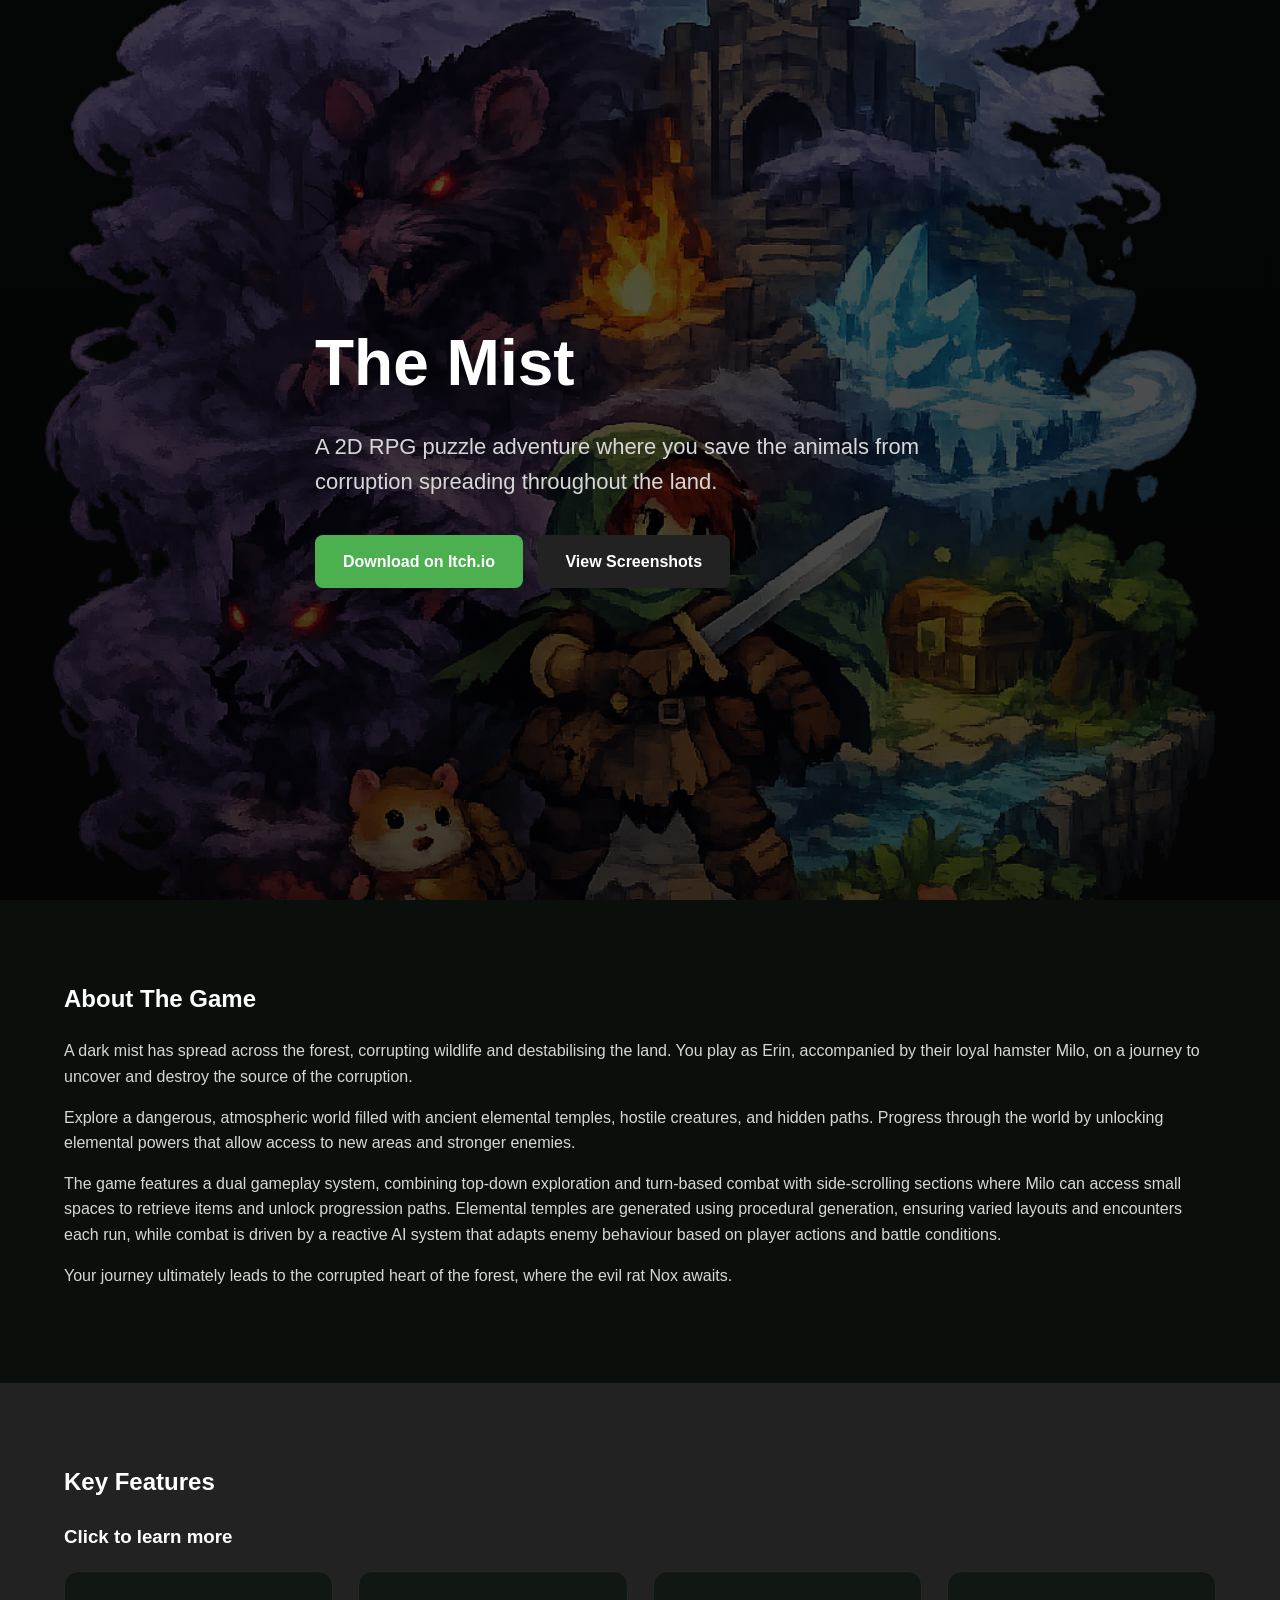
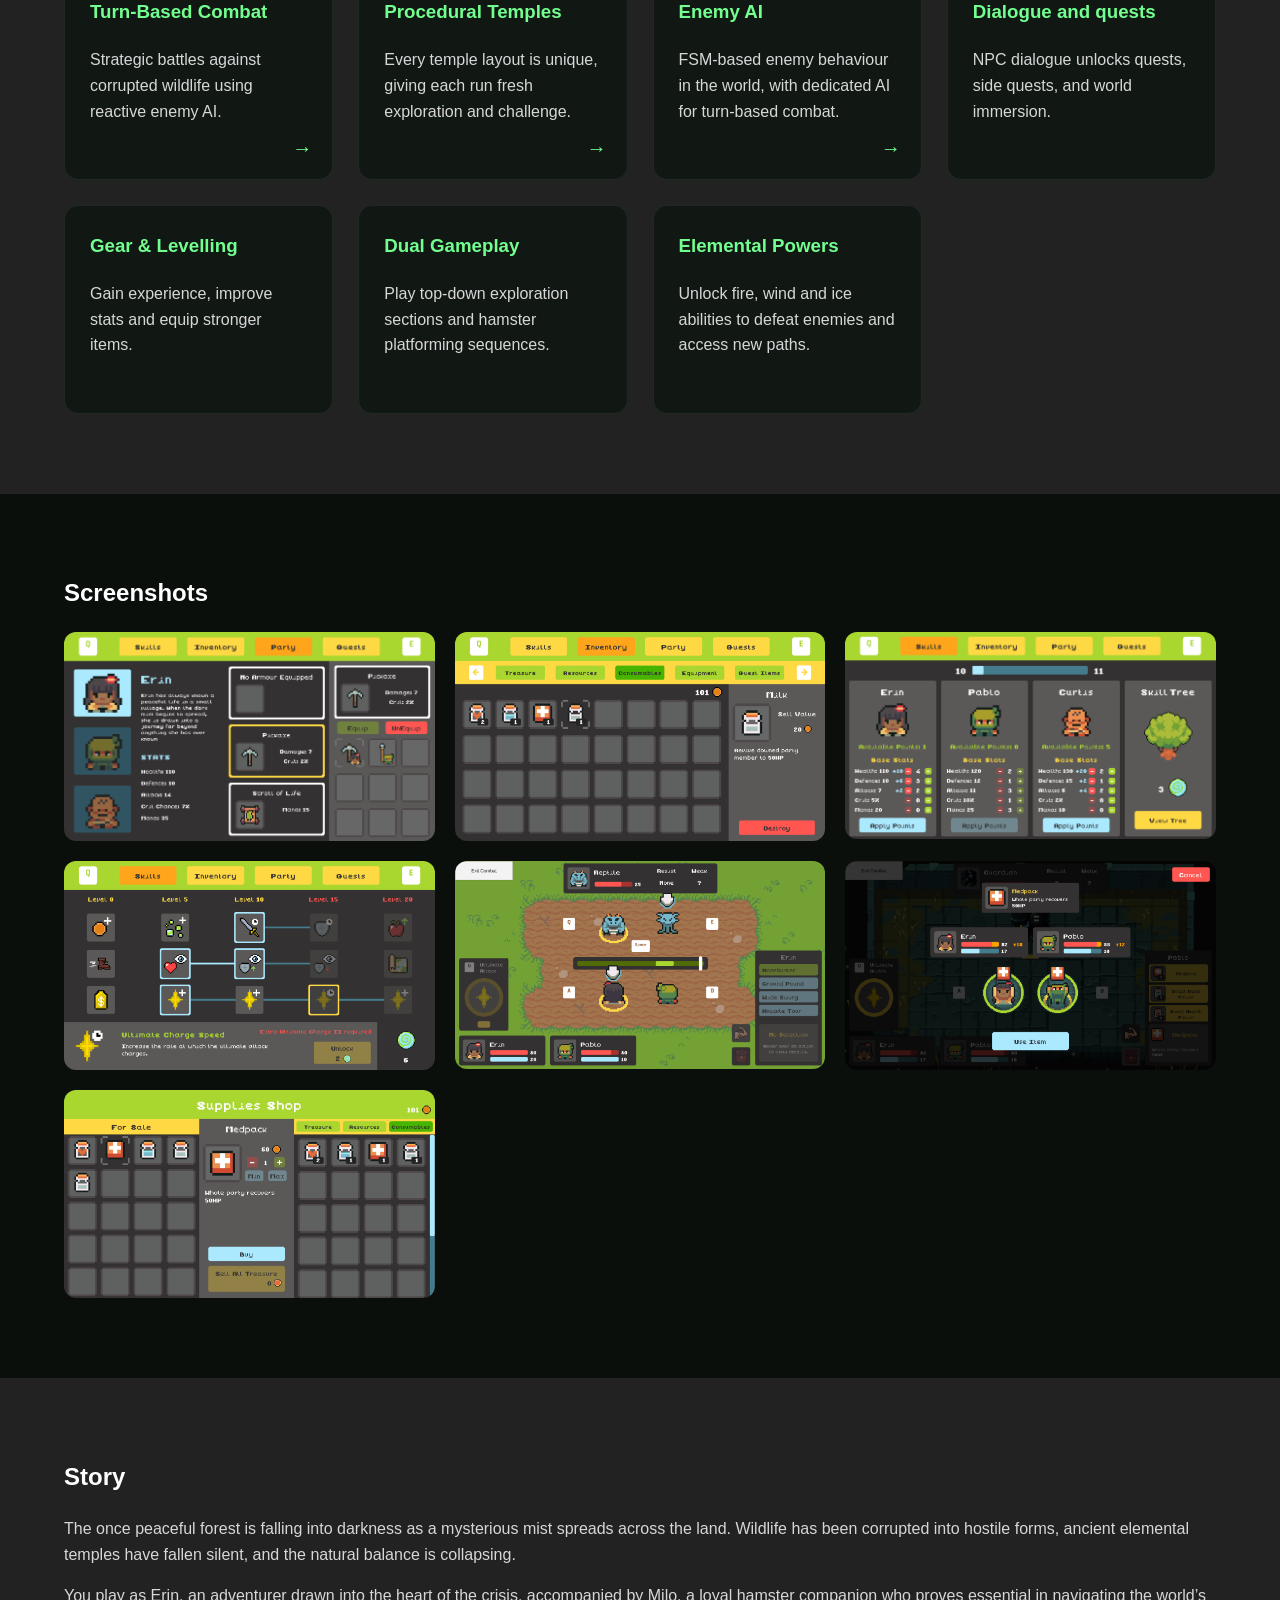
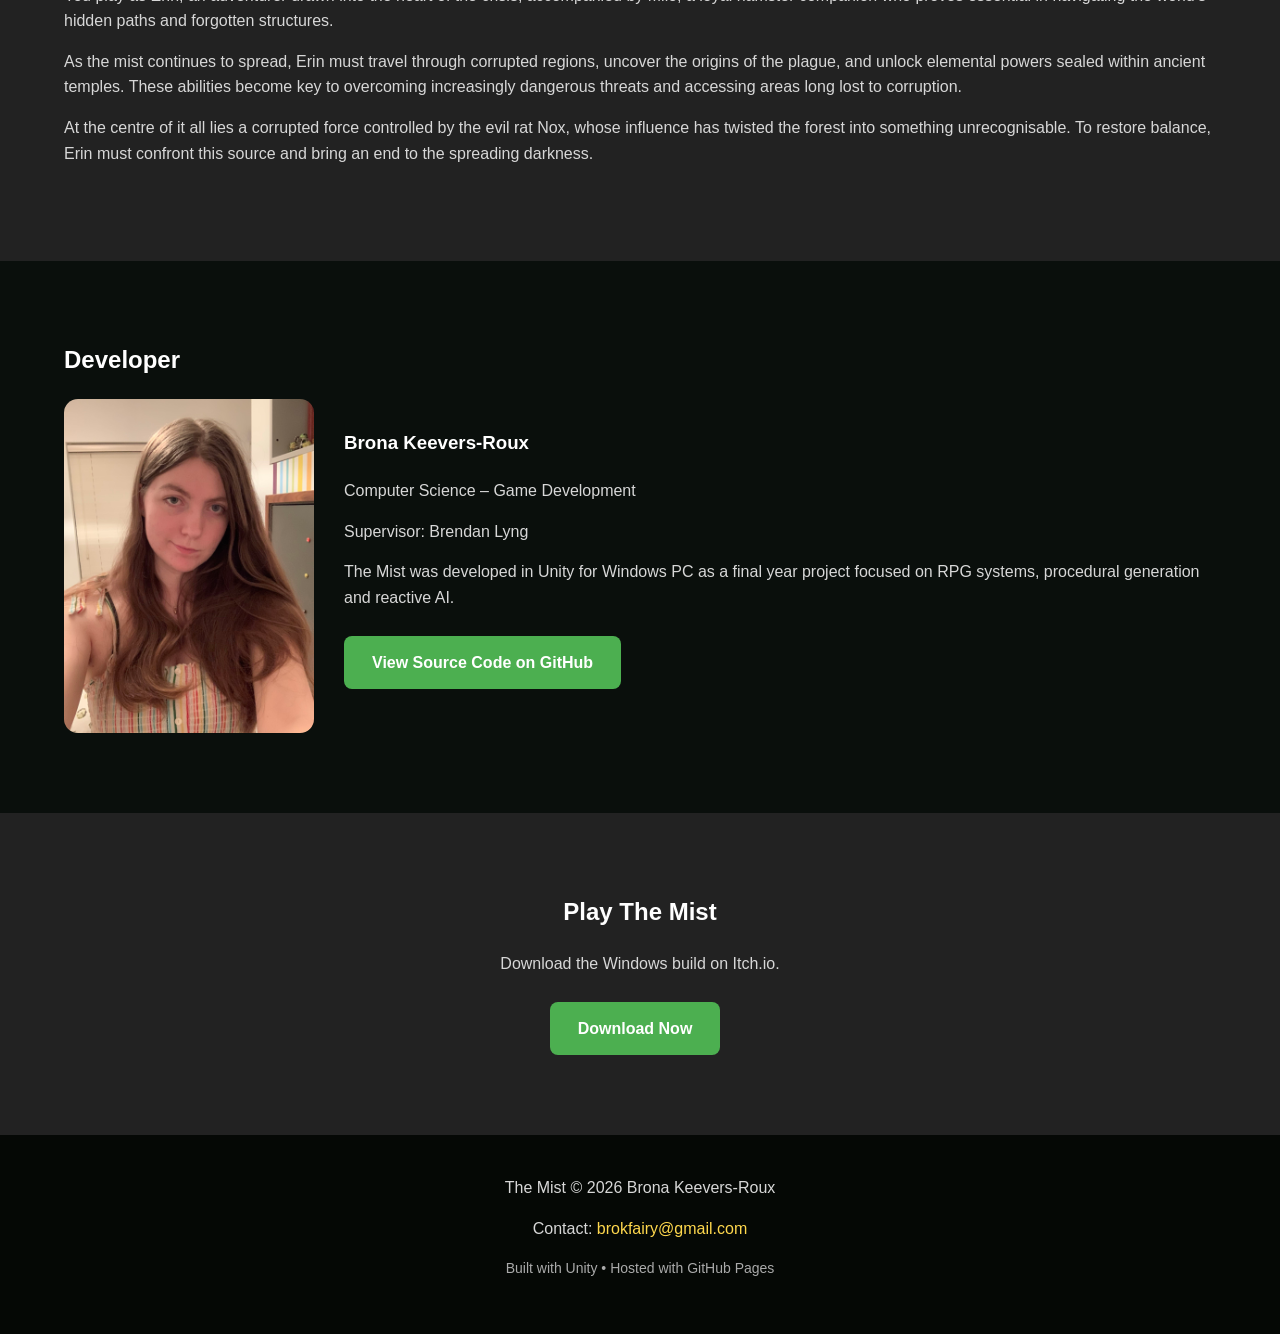
<file: index.html>
<!DOCTYPE html>
<html lang="en">
<head>
<meta charset="UTF-8">
<meta name="viewport" content="width=device-width, initial-scale=1.0">
<title>The Mist | A 2D RPG Puzzle Adventure</title>

<link rel="stylesheet" href="style.css">

</head>

<body>

<!-- HERO -->
<section class="hero">
<div class="container hero-content">
<h1>The Mist</h1>
<p>A 2D RPG puzzle adventure where you save the animals from corruption spreading throughout the land.</p>

<a href="https://hillyleopard133.itch.io/the-mist" class="btn">Download on Itch.io</a>
<a href="#screenshots" class="btn secondary">View Screenshots</a>
</div>
</section>

<!-- ABOUT -->
<section>
<div class="container">
<h2>About The Game</h2>

<p>
A dark mist has spread across the forest, corrupting wildlife and destabilising the land. 
You play as Erin, accompanied by their loyal hamster Milo, on a journey to uncover and destroy the source of the corruption.
</p>

<p>
Explore a dangerous, atmospheric world filled with ancient elemental temples, hostile creatures, and hidden paths. 
Progress through the world by unlocking elemental powers that allow access to new areas and stronger enemies.
</p>

<p>
The game features a dual gameplay system, combining top-down exploration and turn-based combat with side-scrolling sections where 
Milo can access small spaces to retrieve items and unlock progression paths. Elemental temples are generated using procedural generation, 
ensuring varied layouts and encounters each run, while combat is driven by a reactive AI system that adapts enemy behaviour based on 
player actions and battle conditions.
</p>

<p>
Your journey ultimately leads to the corrupted heart of the forest, where the evil rat Nox awaits.
</p>

</div>
</section>

<!-- FEATURES -->
<section class="secondary">
<div class="container">
<h2>Key Features</h2>
<h3>Click to learn more</h3>

<div class="grid">

<a href="combat.html" class="card">
<h3>Turn-Based Combat</h3>
<p>Strategic battles against corrupted wildlife using reactive enemy AI.</p>
<span class="card-arrow">→</span>
</a>

<a href="procedural.html" class="card">
<h3>Procedural Temples</h3>
<p>Every temple layout is unique, giving each run fresh exploration and challenge.</p>
<span class="card-arrow">→</span>
</a>

<a href="enemies.html" class="card">
<h3>Enemy AI</h3>
<p>FSM-based enemy behaviour in the world, with dedicated AI for turn-based combat.</p>
<span class="card-arrow">→</span>
</a>

<div class="card">
<h3>Dialogue and quests</h3>
<p> NPC dialogue unlocks quests, side quests, and world immersion. </p>
</div>

<div class="card">
<h3>Gear & Levelling</h3>
<p>Gain experience, improve stats and equip stronger items.</p>
</div>

<div class="card">
<h3>Dual Gameplay</h3>
<p>Play top-down exploration sections and hamster platforming sequences.</p>
</div>

<div class="card">
<h3>Elemental Powers</h3>
<p>Unlock fire, wind and ice abilities to defeat enemies and access new paths.</p>
</div>

</div>
</div>
</section>

<!-- SCREENSHOTS -->
<section id="screenshots">
<div class="container">
<h2>Screenshots</h2>

<div class="gallery">

<img src="Screenshots/party.png" class="screenshot" alt="Party">
<img src="Screenshots/inventory.png" class="screenshot" alt="Inventory">
<img src="Screenshots/attributes.png" class="screenshot" alt="Attributes">
<img src="Screenshots/skilltree.png" class="screenshot" alt="Skill Tree">
<img src="Screenshots/combat.png" class="screenshot" alt="Combat">
<img src="Screenshots/combat-item.png" class="screenshot" alt="Combat Item">
<img src="Screenshots/supplies-shop.png" class="screenshot" alt="Supplies Shop">

</div>
</div>
</section>

<!-- STORY -->
<section class="secondary">
<div class="container">
<h2>Story</h2>

<p>
The once peaceful forest is falling into darkness as a mysterious mist spreads across the land. 
Wildlife has been corrupted into hostile forms, ancient elemental temples have fallen silent, and the natural balance is collapsing.
</p>

<p>
You play as Erin, an adventurer drawn into the heart of the crisis, accompanied by Milo, a loyal hamster companion 
who proves essential in navigating the world’s hidden paths and forgotten structures.
</p>

<p>
As the mist continues to spread, Erin must travel through corrupted regions, uncover the origins of the plague, 
and unlock elemental powers sealed within ancient temples. These abilities become key to overcoming increasingly dangerous threats 
and accessing areas long lost to corruption.
</p>

<p>
At the centre of it all lies a corrupted force controlled by the evil rat Nox, whose influence has twisted the forest 
into something unrecognisable. To restore balance, Erin must confront this source and bring an end to the spreading darkness.
</p>

</div>
</section>

<!-- DEVELOPER -->
<section>
<div class="container">
<h2>Developer</h2>

<div class="about-dev">

<img src="Images/MyPhoto.jpg" alt="Developer Photo">

<div>
<h3>Brona Keevers-Roux</h3>
<p>Computer Science – Game Development</p>
<p>Supervisor: Brendan Lyng</p>
<p>The Mist was developed in Unity for Windows PC as a final year project focused on RPG systems, procedural generation and reactive AI.</p>
    
<p>
<a href="https://github.com/hillyleopard133/The-Mist" target="_blank" class="btn">
View Source Code on GitHub
</a>
</p>
    
</div>

</div>
</div>
</section>

<!-- CTA -->
<section class="secondary">
<div class="container" style="text-align:center;">
<h2>Play The Mist</h2>
<p>Download the Windows build on Itch.io.</p>
<a href="https://hillyleopard133.itch.io/the-mist" class="btn">Download Now</a>
</div>
</section>

<footer>
<p>The Mist © 2026 Brona Keevers-Roux</p>
<p>Contact: <a href="mailto:brokfairy@gmail.com" class="email-link">brokfairy@gmail.com</a></p>
<p class="small">Built with Unity • Hosted with GitHub Pages</p>
</footer>

</body>
</html>
</file>
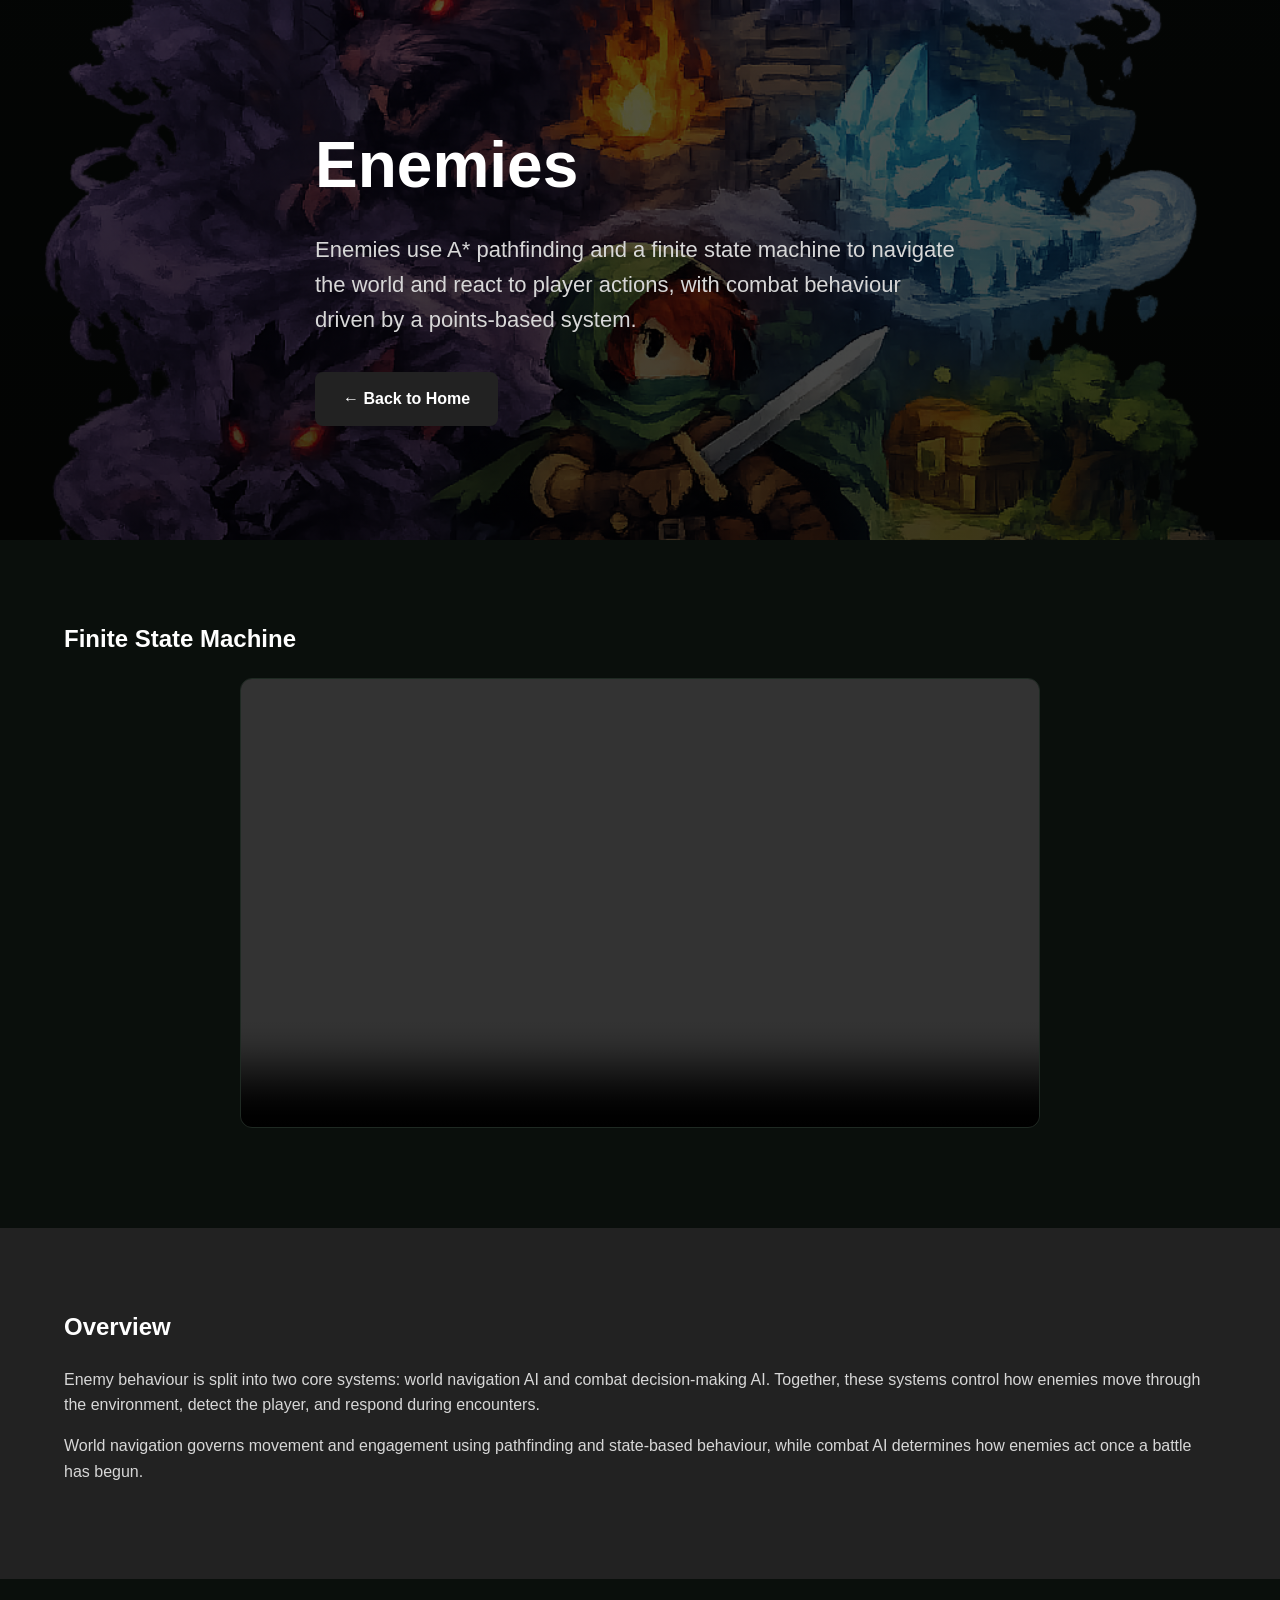
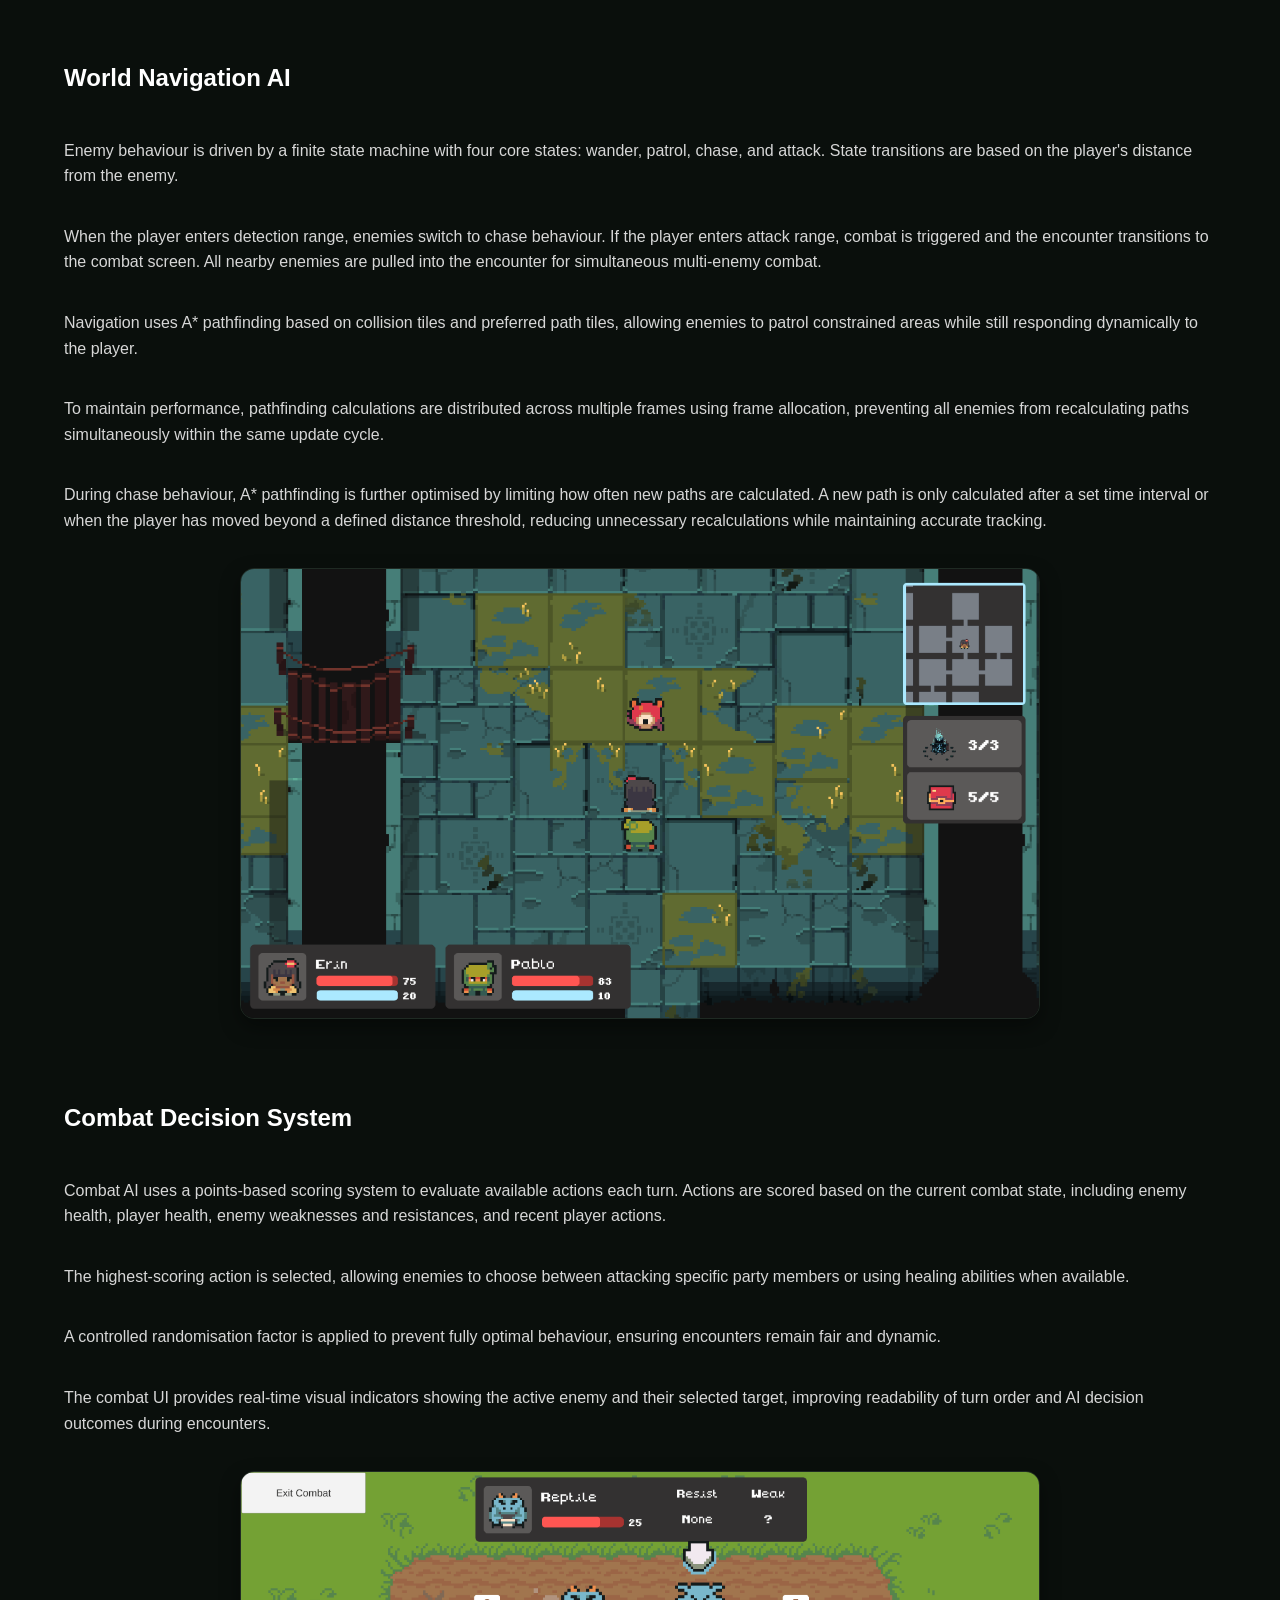
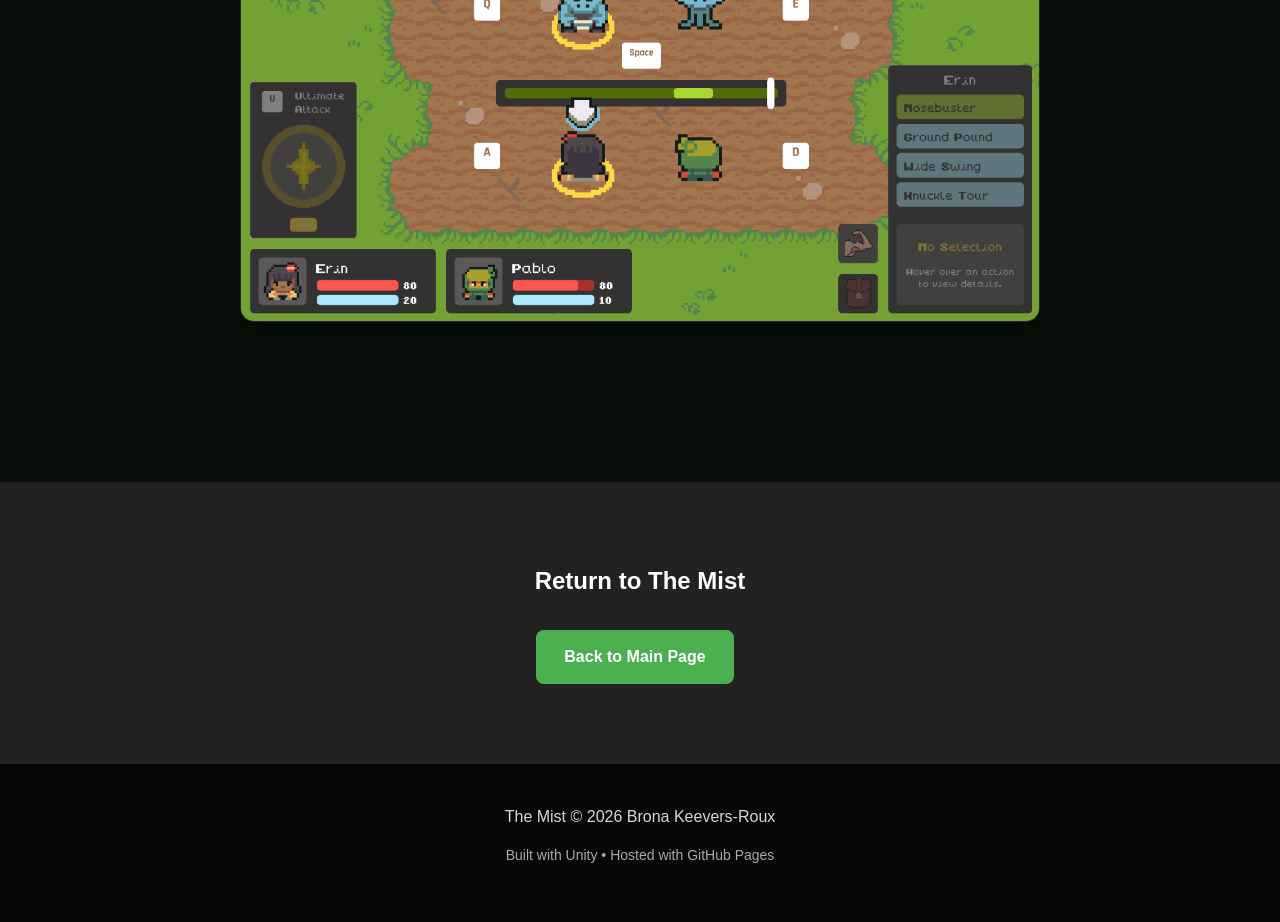
<file: enemies.html>
<!DOCTYPE html>
<html lang="en">
<head>
<meta charset="UTF-8">
<meta name="viewport" content="width=device-width, initial-scale=1.0">

<title>The Mist | Enemies</title>

<link rel="stylesheet" href="style.css">
</head>

<body>

<!-- HERO (PAGE HEADER) -->
<section class="hero" style="min-height:60vh;">
<div class="container hero-content">

<h1>Enemies</h1>

<p>
Enemies use A* pathfinding and a finite state machine to navigate the world and react to player actions, 
with combat behaviour driven by a points-based system.
</p>

<a href="index.html" class="btn secondary">← Back to Home</a>

</div>
</section>

<section>
<div class="container">

<h2>Finite State Machine</h2>

<video class="feature-video" controls>
    <source src="Videos/EnemyAI.mp4" type="video/mp4">
</video>

</div>
</section>


<!-- Overview -->
<section class="secondary">
<div class="container">

<h2>Overview</h2>

<p>
Enemy behaviour is split into two core systems: world navigation AI and combat decision-making AI. 
Together, these systems control how enemies move through the environment, detect the player, and respond during encounters.
</p>

<p>
World navigation governs movement and engagement using pathfinding and state-based behaviour, 
while combat AI determines how enemies act once a battle has begun.
</p>


</div>
</section>

<section>
<div class="container">

<div class="ai-block">
<h2>World Navigation AI</h2>

<p>
Enemy behaviour is driven by a finite state machine with four core states: wander, patrol, chase, and attack. 
State transitions are based on the player's distance from the enemy.
</p>

<p>
When the player enters detection range, enemies switch to chase behaviour. 
If the player enters attack range, combat is triggered and the encounter transitions to the combat screen. 
All nearby enemies are pulled into the encounter for simultaneous multi-enemy combat.
</p>

<p>
Navigation uses A* pathfinding based on collision tiles and preferred path tiles, allowing enemies to patrol constrained areas 
while still responding dynamically to the player.
</p>

<p>
To maintain performance, pathfinding calculations are distributed across multiple frames using frame allocation, 
preventing all enemies from recalculating paths simultaneously within the same update cycle.
</p>

<p>
During chase behaviour, A* pathfinding is further optimised by limiting how often new paths are calculated. 
A new path is only calculated after a set time interval or when the player has moved beyond a defined distance threshold, 
reducing unnecessary recalculations while maintaining accurate tracking.
</p>

<img src="Screenshots/fsm.png" alt="Finite State Machine">

</div>

<div class="ai-block">
<h2>Combat Decision System</h2>

<p>
Combat AI uses a points-based scoring system to evaluate available actions each turn. 
Actions are scored based on the current combat state, including enemy health, player health, 
enemy weaknesses and resistances, and recent player actions.
</p>

<p>
The highest-scoring action is selected, allowing enemies to choose between attacking specific party members or using healing abilities when available.
</p>

<p>
A controlled randomisation factor is applied to prevent fully optimal behaviour, ensuring encounters remain fair and dynamic.
</p>

<p>
The combat UI provides real-time visual indicators showing the active enemy and their selected target, 
improving readability of turn order and AI decision outcomes during encounters.
</p>

<img src="Screenshots/combat.png" alt="Combat System">

</div>

</div>
</section>


<!-- CTA -->
<section class="secondary">
<div class="container" style="text-align:center;">

<h2>Return to The Mist</h2>

<a href="index.html" class="btn">Back to Main Page</a>

</div>
</section>


<footer>
<p>The Mist © 2026 Brona Keevers-Roux</p>
<p class="small">Built with Unity • Hosted with GitHub Pages</p>
</footer>

</body>
</html>
</file>
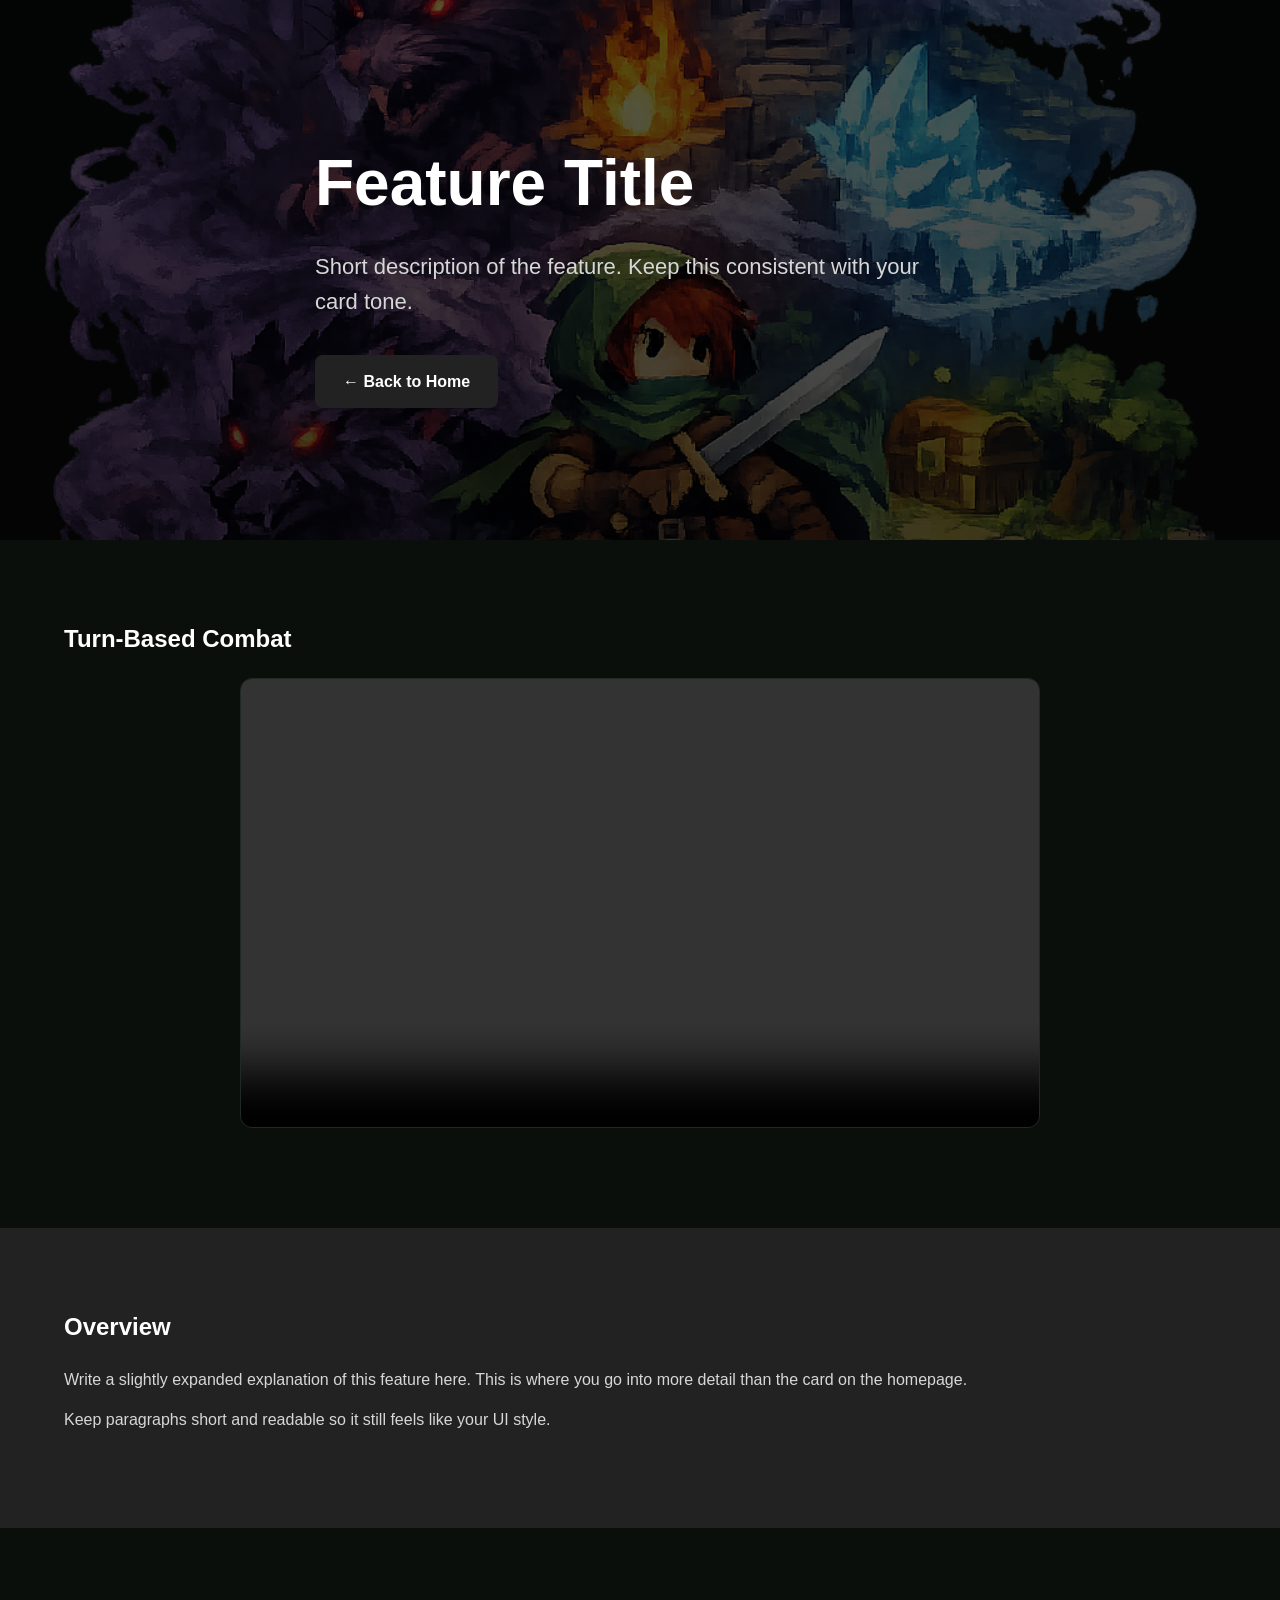
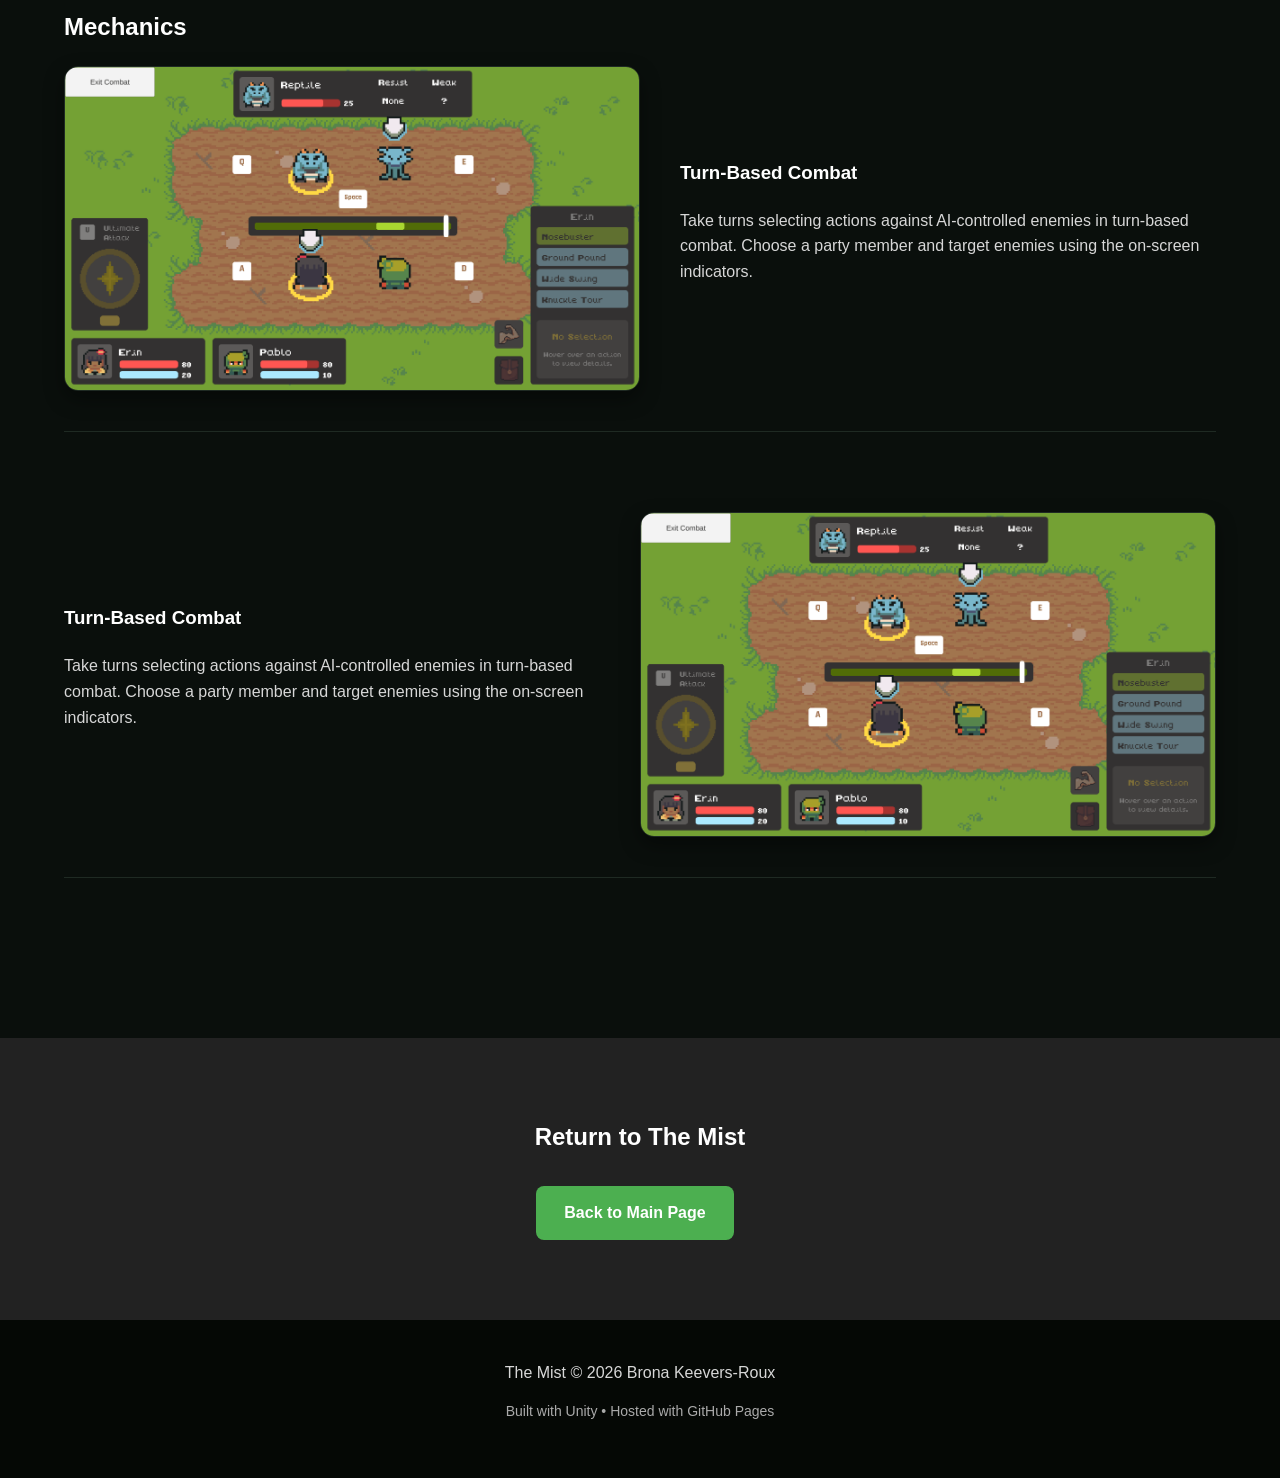
<file: powers.html>
<!DOCTYPE html>
<html lang="en">
<head>
<meta charset="UTF-8">
<meta name="viewport" content="width=device-width, initial-scale=1.0">

<title>The Mist | Feature Page</title>

<link rel="stylesheet" href="style.css">
</head>

<body>

<!-- HERO (PAGE HEADER) -->
<section class="hero" style="min-height:60vh;">
<div class="container hero-content">

<h1>Feature Title</h1>

<p>
Short description of the feature. Keep this consistent with your card tone.
</p>

<a href="index.html" class="btn secondary">← Back to Home</a>

</div>
</section>

<section>
<div class="container">

<h2>Turn-Based Combat</h2>

<video class="feature-video" controls>
    <source src="Videos/ProceduralGeneration.mp4" type="video/mp4">
</video>

</div>
</section>


<!-- Overview -->
<section class="secondary">
<div class="container">

<h2>Overview</h2>

<p>
Write a slightly expanded explanation of this feature here. This is where you go into more detail than the card on the homepage.
</p>

<p>
Keep paragraphs short and readable so it still feels like your UI style.
</p>

</div>
</section>


<!-- MECHANICS / DETAILS -->
<section>
<div class="container">

<h2>Mechanics</h2>

<!-- General -->
<div class="mechanic">

<img src="Screenshots/combat.png" alt="Combat System">

<div>
<h3>Turn-Based Combat</h3>
<p>
Take turns selecting actions against AI-controlled enemies in turn-based combat. 
Choose a party member and target enemies using the on-screen indicators.
</p>
</div>

</div>

<!-- General -->
<div class="mechanic">

<img src="Screenshots/combat.png" alt="Combat System">

<div>
<h3>Turn-Based Combat</h3>
<p>
Take turns selecting actions against AI-controlled enemies in turn-based combat. 
Choose a party member and target enemies using the on-screen indicators.
</p>
</div>

</div>


</div>
</section>


<!-- CTA -->
<section class="secondary">
<div class="container" style="text-align:center;">

<h2>Return to The Mist</h2>

<a href="index.html" class="btn">Back to Main Page</a>

</div>
</section>


<footer>
<p>The Mist © 2026 Brona Keevers-Roux</p>
<p class="small">Built with Unity • Hosted with GitHub Pages</p>
</footer>

</body>
</html>
</file>
<file: style.css>
*{
    margin:0;
    padding:0;
    box-sizing:border-box;
}

html{
    scroll-behavior:smooth;
}

body{
    font-family:Arial, Helvetica, sans-serif;
    background:#0a0f0c;
    color:white;
    line-height:1.6;
}

.container{
    width:90%;
    max-width:1200px;
    margin:auto;
}

section{
    padding:80px 0;
}

h1,h2,h3{
    margin-bottom:20px;
}

p{
    margin-bottom:15px;
    color:#d7d7d7;
}

.btn{
    display:inline-block;
    padding:14px 28px;
    margin:10px 10px 0 0;
    background:#4CAF50;
    color:white;
    text-decoration:none;
    border-radius:8px;
    transition:0.3s;
    font-weight:bold;
}

.btn:hover{
    background:#67d46e;
    transform:translateY(-2px);
}

.secondary{
    background:#222;
}

.hero{
    min-height:100vh;
    display:flex;
    align-items:center;
    background:
    linear-gradient(rgba(0,0,0,.65), rgba(0,0,0,.75)),
    url("Images/Poster cover image.png") center/cover no-repeat;
}

.hero-content{
    max-width:650px;
}

.hero h1{
    font-size:64px;
    margin-bottom:15px;
    color:#ffffff;
}

.hero p{
    font-size:22px;
    margin-bottom:25px;
}

.grid{
    display:grid;
    grid-template-columns:repeat(auto-fit,minmax(260px,1fr));
    gap:25px;
}

.ai-block{
    display: flex;
    flex-direction: column;
    gap: 20px;
    margin-bottom: 80px;
}

.ai-block img{
    width: 100%;
    max-width: 800px;
    height: auto;
    border-radius: 14px;
    border: 1px solid #1f2a23;
    box-shadow: 0 8px 20px rgba(0,0,0,0.4);

    display: block;
    margin: 0 auto;
}

.mechanic{
    display:flex;
    gap:40px;
    align-items:center;
    margin-bottom:80px;
    padding-bottom:40px;
    border-bottom:1px solid #1f2a23;
}

.mechanic img{
    width:50%;
    border-radius:14px;
    border:1px solid #1f2a23;
    box-shadow:0 8px 20px rgba(0,0,0,0.4);
}

.mechanic div{
    width:50%;
}

.mechanic:nth-of-type(even){
    flex-direction:row-reverse;
}

@media (max-width: 768px){

    .mechanic,
    .mechanic:nth-of-type(even){
        flex-direction: column !important;
    }

    .mechanic img,
    .mechanic div{
        width: 100%;
    }

    .mechanic{
        gap:20px;
    }
}

.feature-video{
    display:block;
    width:100%;
    max-width:800px;
    aspect-ratio:16/9;
    margin:20px auto;
    border-radius:12px;
    border:1px solid #1f2a23;
}

.card{
    position:relative;
    display:block;
    background:#111814;
    padding:25px;
    padding-bottom:40px;
    border-radius:14px;
    border:1px solid #1f2a23;
    text-decoration:none;
    color:white;
}

.card h3{
    color:#72ff8f;
}

.card:hover{
    transform:translateY(-5px);
    border-color:#72ff8f;
}

.card-arrow{
    position:absolute;
    bottom:15px;
    right:20px;
    font-size:20px;
    color:#72ff8f;
}

.screenshot{
    width:100%;
    border-radius:12px;
    display:block;
}

.gallery{
    display:grid;
    grid-template-columns:repeat(auto-fit,minmax(300px,1fr));
    gap:20px;
}

.about-dev{
    display:grid;
    grid-template-columns:250px 1fr;
    gap:30px;
    align-items:center;
}

.about-dev img{
    width:100%;
    border-radius:14px;
}

footer{
    background:#050805;
    text-align:center;
    padding:40px 20px;
}

.email-link{
    color:#ffd84d;
    text-decoration:none;
}

.email-link:hover{
    color:#fff08a;
    text-decoration:underline;
}

.small{
    font-size:14px;
    color:#aaa;
}

@media(max-width:768px){

.hero h1{
    font-size:44px;
}

.hero p{
    font-size:18px;
}

.about-dev{
    grid-template-columns:1fr;
}

}
</file>
